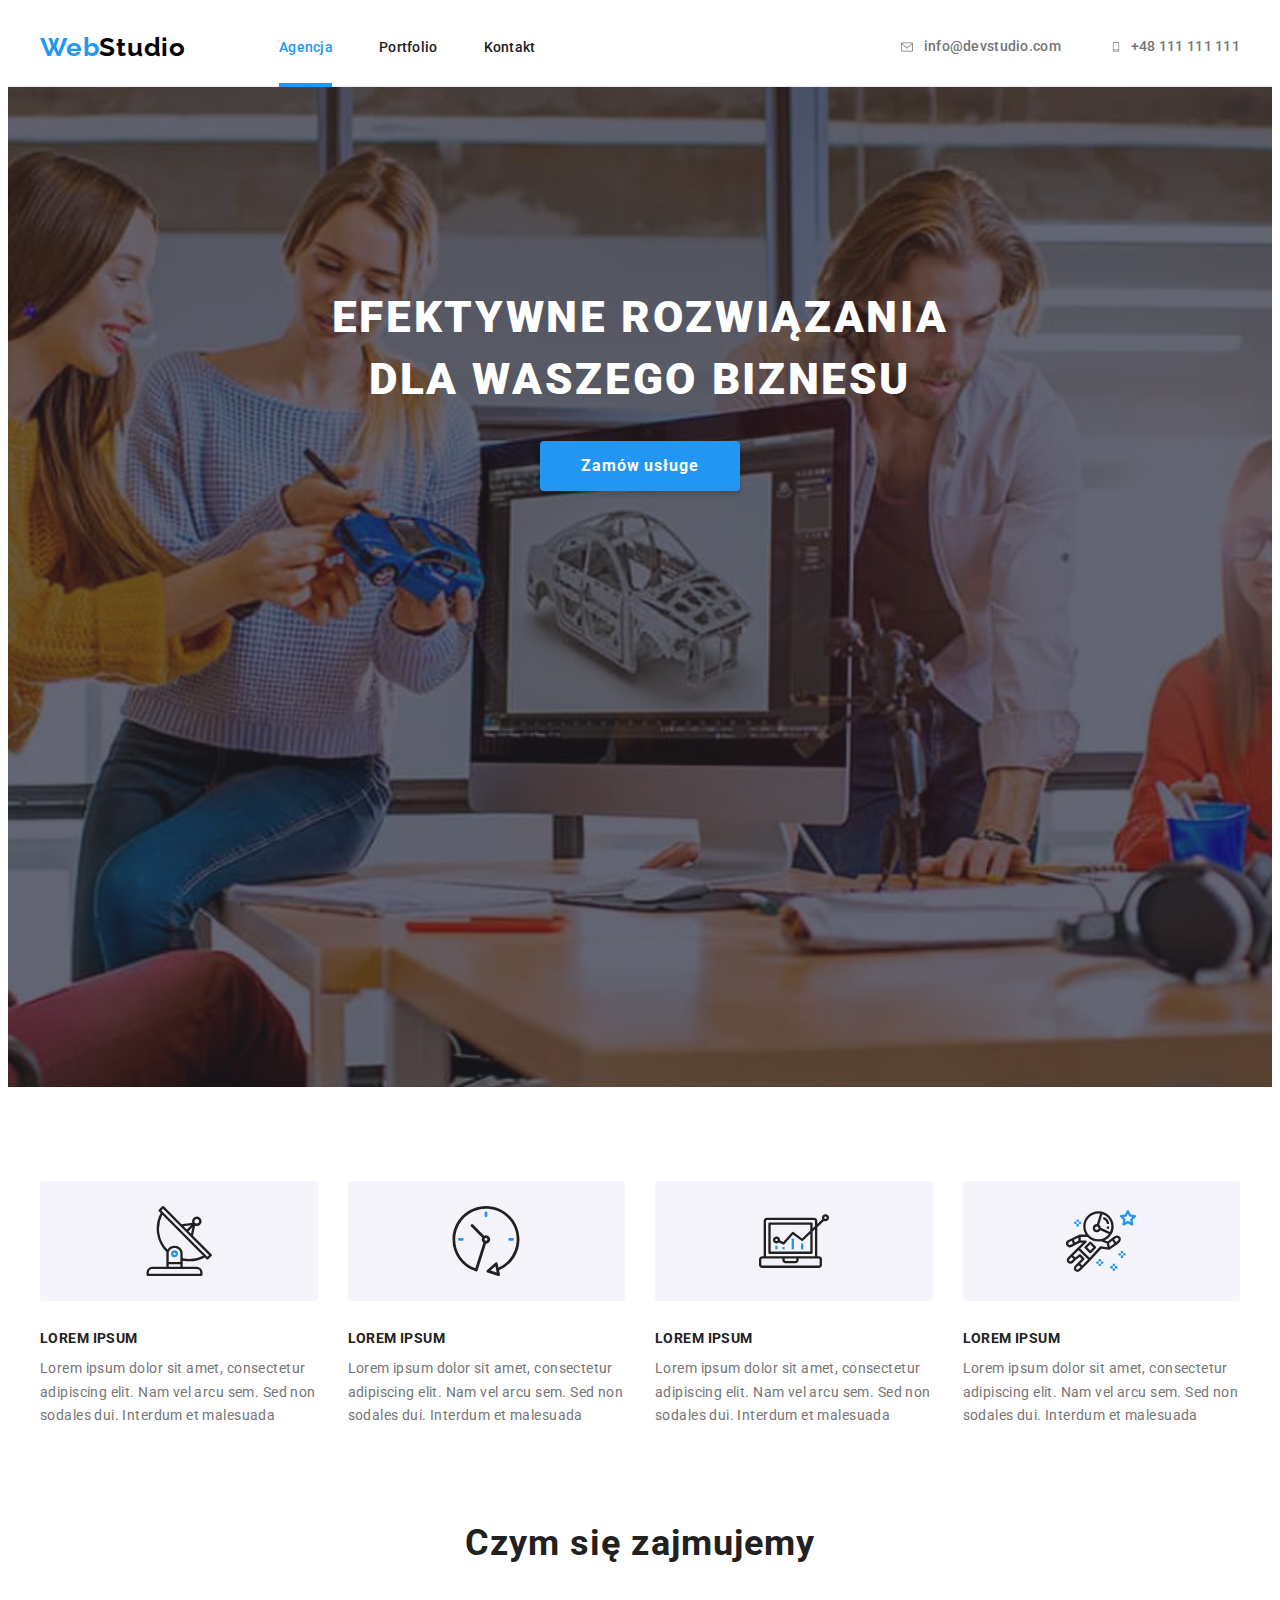
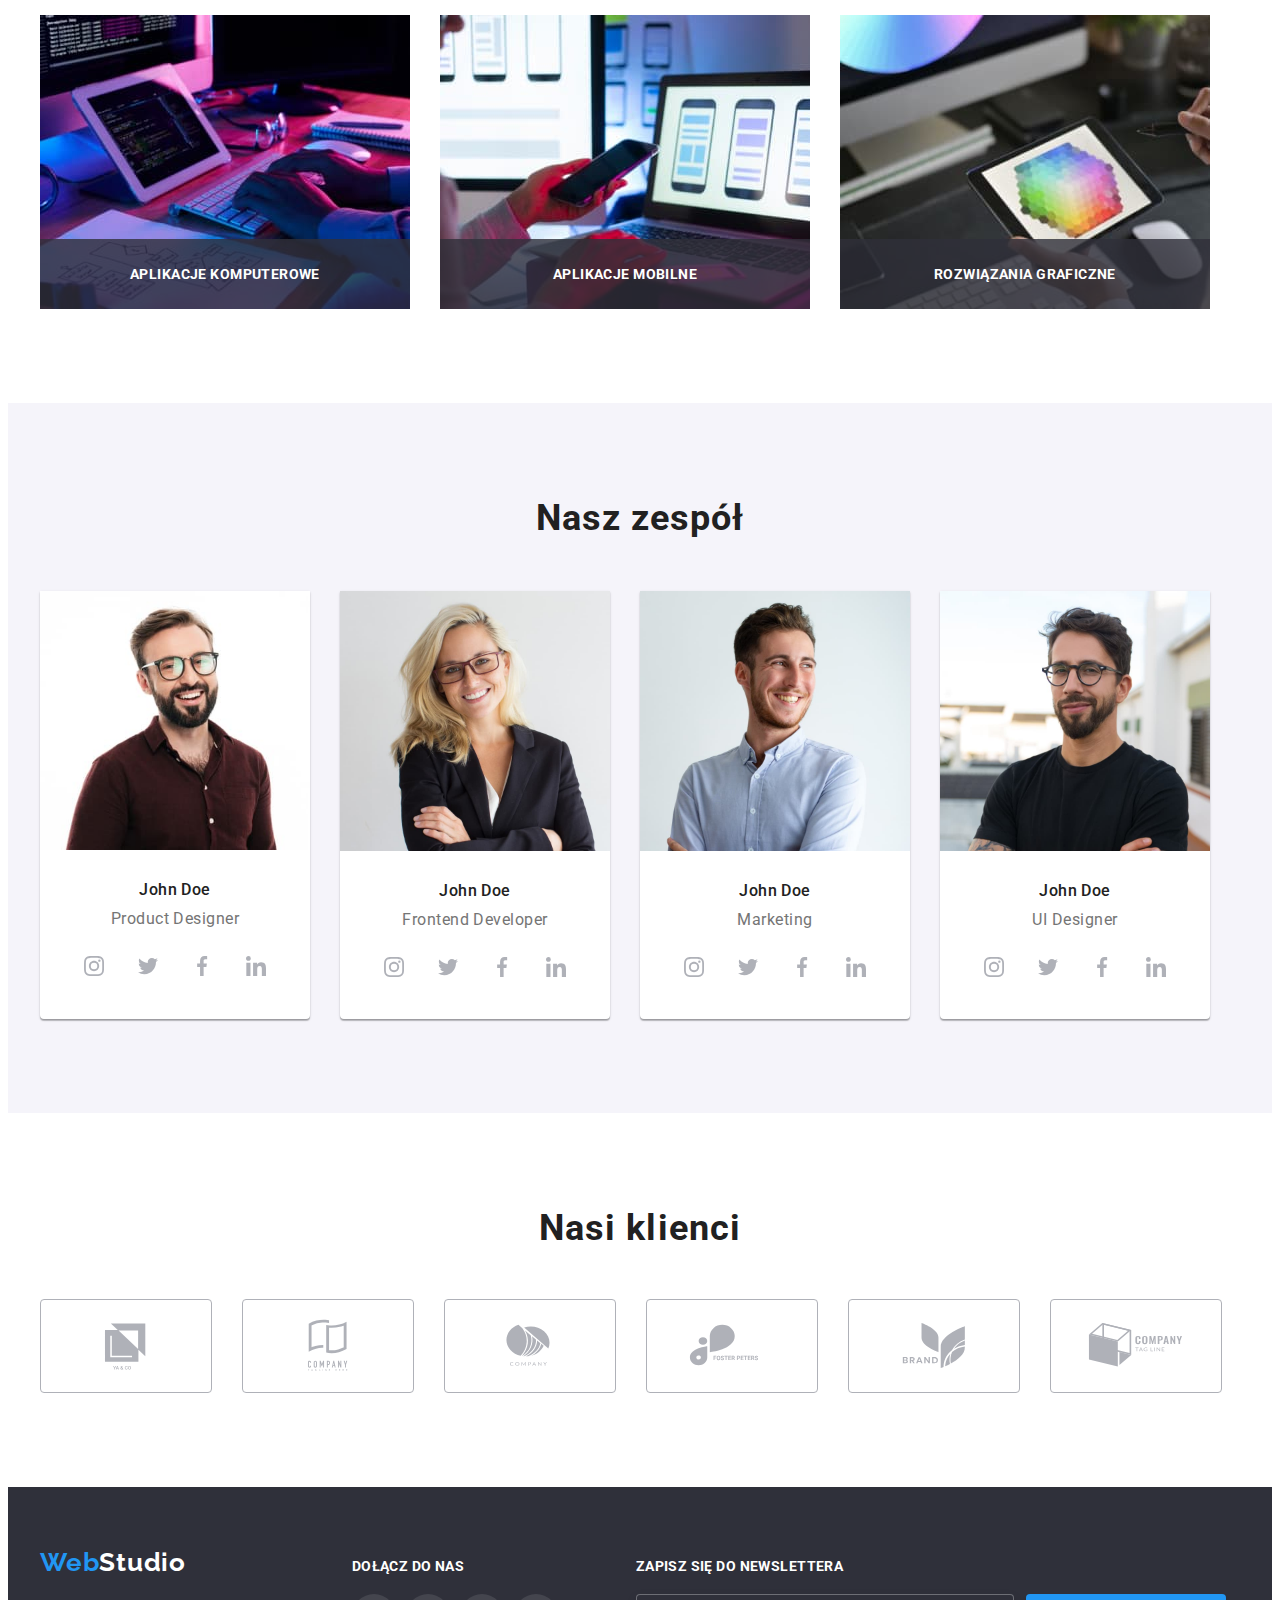
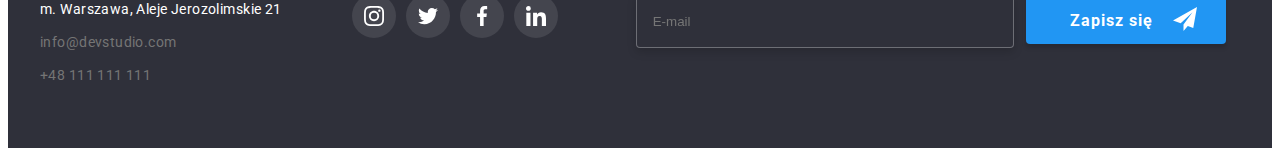
<file: index.html>
<!DOCTYPE html>
<html lang="pl">
  <head>
    <meta charset="UTF-8" />
    <meta http-equiv="X-UA-Compatible" content="IE=edge" />
    <meta name="viewport" content="width=device-width, initial-scale=1.0" />
    <title>WebStudio</title>

    <link rel="preconnect" href="https://fonts.googleapis.com" />
    <link rel="preconnect" href="https://fonts.gstatic.com" crossorigin />
    <link
      href="https://fonts.googleapis.com/css2?family=Raleway:wght@700&family=Roboto:wght@400;500;700;900&display=swap"
      rel="stylesheet"
    />
    <link
      rel="stylesheet"
      href="https://cdnjs.cloudflare.com/ajax/libs/modern-normalize/2.0.0/modern-normalize.min.css"
      integrity="sha512-4xo8blKMVCiXpTaLzQSLSw3KFOVPWhm/TRtuPVc4WG6kUgjH6J03IBuG7JZPkcWMxJ5huwaBpOpnwYElP/m6wg=="
      crossorigin="anonymous"
      referrerpolicy="no-referrer"
    />
    <link rel="stylesheet" href="./css/styles.css" />
  </head>

  <body>
    <header class="border">
      <div class="header container">
        <a href="./index.html" class="logo-web"
          >Web<span class="logo-studio">Studio</span></a
        >
        <nav>
          <ul class="header-nav">
            <li>
              <a class="header-link current" href="./index.html">Agencja</a>
              <div class="underscore-index"></div>
            </li>
            <li>
              <a class="header-link" href="./portfolio.html">Portfolio</a>
            </li>
            <li>
              <a class="header-link" href="./index.html">Kontakt</a>
            </li>
          </ul>
        </nav>
        <ul class="header-mail-tel">
          <li class="header-mail-box">
            <a class="header-contact" href="mailto:info@devstudio.com">
              <svg
              class="header-icon" 
              width="16px"
              height="12px">
                <use href="./images/icons.svg/icons.index.svg#icon-envelope-1"></use>
              </svg>info@devstudio.com</a>
          </li>
          <li class="header-tel-box">
            <a class="header-contact" href="tel:+48111111111">
              <svg
              class="header-icon"
              width="10px"
              height="16px">
                <use href="./images/icons.svg/icons.index.svg#icon-smartphone"></use>
              </svg>+48 111 111 111</a>
             
          </li>
        </ul>
      </div>
    </header>

    <main>
      <section class="webstudio-section">
        <div class="container">
          <h1 class="webstudio-h1">
            EFEKTYWNE ROZWIĄZANIA DLA WASZEGO BIZNESU
          </h1>
          <button data-modal-open class="button-webstudio" type="button">Zamów usługe</button>
        </div>
      </section>
      <section class="section">
        <div class="container">
          <ul class="lorem-section">
            <li>
            <div class="lorem-block">
              <svg 
              class="lorem-icon"
              width="70px"
              height="70px">
                <use href="./images/icons.svg/icons.index.svg#icon-aerial"></use>
              </svg>
               </div>
              <h2 class="lorem-h2">LOREM IPSUM</h2>
              <p class="paragraph-lorem">
                Lorem ipsum dolor sit amet, consectetur adipiscing elit. Nam vel
                arcu sem. Sed non sodales dui. Interdum et malesuada
              </p>
            </li>

            <li>
              <div class="lorem-block">
                <svg
              class="lorem-icon"
               width="70px"
              height="70px">
                <use href="./images/icons.svg/icons.index.svg#icon-clock-1"></use>
              </svg>
              </div>
              <h2 class="lorem-h2">LOREM IPSUM</h2>
              <p class="paragraph-lorem">
                Lorem ipsum dolor sit amet, consectetur adipiscing elit. Nam vel
                arcu sem. Sed non sodales dui. Interdum et malesuada
              </p>
            </li>

            <li>
                <div class="lorem-block">
                  <svg
              class="lorem-icon"
               width="70px"
              height="70px">
                <use href="./images/icons.svg/icons.index.svg#icon-diagram-1"></use>
              </svg>
               </div>
              <h2 class="lorem-h2">LOREM IPSUM</h2>
              <p class="paragraph-lorem">
                Lorem ipsum dolor sit amet, consectetur adipiscing elit. Nam vel
                arcu sem. Sed non sodales dui. Interdum et malesuada
              </p>
            </li>

            <li>
              <div class="lorem-block">
                <svg
              class="lorem-icon"
              width="70px"
              height="70px">
                <use href="./images/icons.svg/icons.index.svg#icon-astronaut-1"></use>
            </svg>
            </div>
              <h2 class="lorem-h2">LOREM IPSUM</h2>
              <p class="paragraph-lorem">
                Lorem ipsum dolor sit amet, consectetur adipiscing elit. Nam vel
                arcu sem. Sed non sodales dui. Interdum et malesuada
              </p>
            </li>

          </ul>
        </div>
      </section>
      <section class="section work">
        <div class="container">
          <h2 class="our-job-h2">Czym się zajmujemy</h2>
          <ul class="our-job-block">
            <li class="img-label">
              <img
                src="./images/img.jpg"
                alt="typing on keyboard"
                width="370"
                height="294"
              />
                <p class="label">Aplikacje komputerowe</p>
            </li>
            <li class="img-label">
              <img
                src="./images/box2.jpg"
                alt="phone holding"
                width="370"
                height="294"
              />
                <p class="label">Aplikacje mobilne</p>
            </li>
            <li class="img-label">
              <img
                src="./images/box3.jpg"
                alt="tablet holding"
                width="370"
                height="294"
              />
                <p class="label">Rozwiązania graficzne</p>
            </li>
          </ul>
        </div>
      </section>
      <section class="our-team section">
        <div class="container">
          <h2 class="our-team-h2">Nasz zespół</h2>

          <ul class="our-team-block">
            <li class="our-team-frame">
              <img
                src="./images/img(1).jpg"
                alt="smiling man"
                width="270"
                height="260"
              />
              <div class="under-photo">
                <h3 class="photo-name">John Doe</h3>
                <p class="work-position">Product Designer</p>
               <ul class="social-media">
                <li>
                    <a href="#" class="social-media-icons">
                      <svg
                        class="media-icons"
                        width="20px"
                        height="20px"
                      >
                        <use
                          href="./images/icons.svg/icons.index.svg#icon-instagram-2"
                        ></use>
                      </svg>
                    </a>
                </li>

                <li>
                    <a href="#" class="social-media-icons">
                      <svg
                        class="media-icons"
                        width="20px"
                        height="20px"
                      >
                        <use
                          href="./images/icons.svg/icons.index.svg#icon-twitter-1"
                        ></use>
                      </svg>
                    </a>
                </li>
                <li>
                    <a href="#" class="social-media-icons">
                      <svg
                        class="media-icons"
                        width="20px"
                        height="20px"
                      >
                        <use
                          href="./images/icons.svg/icons.index.svg#icon-facebook-1"
                        ></use>
                      </svg>
                    </a>
                </li>
                <li>
                    <a href="#" class="social-media-icons">
                      <svg
                        class="media-icons"
                        width="20px"
                        height="20px"
                      >
                        <use
                          href="./images/icons.svg/icons.index.svg#icon-linkedin-1"
                        ></use>
                      </svg>
                    </a>
                </li>
                </ul>
                 </div>
                </li>

            <li class="our-team-frame">
              <img
                src="./images/img(2).jpg"
                alt="blond woman smiling"
                width="270"
                height="260"
              />
              <div class="under-photo">
                <h3 class="photo-name">John Doe</h3>
                <p class="work-position">Frontend Developer</p>
                <ul class="social-media">
                <li>
                    <a href="#" class="social-media-icons">
                      <svg
                        class="media-icons"
                        width="20px"
                        height="20px"
                      >
                        <use
                          href="./images/icons.svg/icons.index.svg#icon-instagram-2"
                        ></use>
                      </svg>
                    </a>
                </li>
                <li>
                    <a href="#" class="social-media-icons">
                      <svg
                        class="media-icons"
                        width="20px"
                        height="20px"
                      >
                        <use
                          href="./images/icons.svg/icons.index.svg#icon-twitter-1"
                        ></use>
                      </svg>
                    </a>
                </li>
                <li>
                    <a href="#" class="social-media-icons">
                      <svg
                        class="media-icons"
                        width="20px"
                        height="20px"
                      >
                        <use
                          href="./images/icons.svg/icons.index.svg#icon-facebook-1"
                        ></use>
                      </svg>
                    </a>
                </li>
                <li>
                    <a href="#" class="social-media-icons">
                      <svg
                        class="media-icons"
                        width="20px"
                        height="20px"
                      >
                        <use
                          href="./images/icons.svg/icons.index.svg#icon-linkedin-1"
                        ></use>
                      </svg>
                    </a>
                </li>
           </ul>
             </div>
          </li>

            <li class="our-team-frame">
              <img
                src="./images/img(3).jpg"
                alt="smiling man"
                width="270"
                height="260"
              />
              <div class="under-photo">
                <h3 class="photo-name">John Doe</h3>
                <p class="work-position">Marketing</p>
             
               <ul class="social-media">
                <li>
                    <a href="#" class="social-media-icons">
                      <svg
                        class="media-icons"
                        width="20px"
                        height="20px"
                      >
                        <use
                          href="./images/icons.svg/icons.index.svg#icon-instagram-2"
                        ></use>
                      </svg>
                    </a>
                </li>
                <li>
                    <a href="#" class="social-media-icons">
                      <svg
                        class="media-icons"
                        width="20px"
                        height="20px"
                      >
                        <use
                          href="./images/icons.svg/icons.index.svg#icon-twitter-1"
                        ></use>
                      </svg>
                    </a>
                </li>
                <li>
                    <a href="#" class="social-media-icons">
                      <svg
                        class="media-icons"
                        width="20px"
                        height="20px"
                      >
                        <use
                          href="./images/icons.svg/icons.index.svg#icon-facebook-1"
                        ></use>
                      </svg>
                    </a>
                </li>
                <li>
                    <a href="#" class="social-media-icons">
                      <svg
                        class="media-icons"
                        width="20px"
                        height="20px"
                      >
                        <use
                          href="./images/icons.svg/icons.index.svg#icon-linkedin-1"
                        ></use>
                      </svg>
                    </a>
                     </li>
                </ul>
                </div>
                </li>

            <li class="our-team-frame">
              <img
                src="./images/img(4).jpg"
                alt="man with glasses"
                width="270"
                height="260"
              />
              <div class="under-photo">
                <h3 class="photo-name">John Doe</h3>
                <p class="work-position">UI Designer</p>
             
               <ul class="social-media">
                <li>
                    <a href="#" class="social-media-icons">
                      <svg
                        class="media-icons"
                        width="20px"
                        height="20px"
                      >
                        <use
                          href="./images/icons.svg/icons.index.svg#icon-instagram-2"
                        ></use>
                      </svg>
                    </a>
                </li>
                <li>
                    <a href="#" class="social-media-icons">
                      <svg
                        class="media-icons"
                        width="20px"
                        height="20px"
                      >
                        <use
                          href="./images/icons.svg/icons.index.svg#icon-twitter-1"
                        ></use>
                      </svg>
                    </a>
                </li>
                <li>
                    <a href="#" class="social-media-icons">
                      <svg
                        class="media-icons"
                        width="20px"
                        height="20px"
                      >
                        <use
                          href="./images/icons.svg/icons.index.svg#icon-facebook-1"
                        ></use>
                      </svg>
                    </a>
                </li>
                <li>
                    <a href="#" class="social-media-icons">
                      <svg
                        class="media-icons"
                        width="20px"
                        height="20px"
                      >
                        <use
                          href="./images/icons.svg/icons.index.svg#icon-linkedin-1"
                        ></use>
                      </svg>
                  </a>
                </div>
                </li>
              </ul>
              </div>
      </section>

       <section class="clients-section">
        <div class="container">
          <h2 class="our-clients-h2">Nasi klienci</h2>
          <ul class="client-icon-block">
            <li>
              <a href="#" class="client-icon-div">
                  <svg
                    class="client-icon"
                    width="106px"
                    height="60px"
                  >
                    <use href="./images/icons.svg/icons.index.svg#icon-Logo-0"></use>
                  </svg>
                  </a>
            </li>
            <li>
              <a href="#" class="client-icon-div">
                  <svg
                   class="client-icon"
                    width="106px"
                    height="60px"
                  >
                    <use href="./images/icons.svg/icons.index.svg#icon-Logo-1"></use>
            </svg>
            </a>
            </li>
            <li>
              <a href="#" class="client-icon-div">
                  <svg
                    class="client-icon"
                    width="106px"
                    height="60px"
                  >
                    <use href="./images/icons.svg/icons.index.svg#icon-Logo-2"></use>
            </svg>
            </a>
            </li>
            <li>
              <a href="#" class="client-icon-div">
                  <svg
                    class="client-icon"
                    width="106px"
                    height="60px"
                  >
                    <use href="./images/icons.svg/icons.index.svg#icon-Logo-3"></use>
                  </svg>
                  </a>
            </li>
            <li>
              <a href="#" class="client-icon-div">
                  <svg
                    class="client-icon"
                    width="106px"
                    height="60px"
                  >
                    <use href="./images/icons.svg/icons.index.svg#icon-Logo-4"></use>
                  </svg>
                  </a>
            </li>
            <li>
              <a href="#" class="client-icon-div">
                  <svg
                   class="client-icon"
                    width="106px"
                    height="60px"
                  >
                    <use href="./images/icons.svg/icons.index.svg#icon-Logo-5"></use>
                  </svg>
                  </a>
            </li>
          </ul>
      </section>
    </main>

    <footer>
      <div class="container one-block">
        <div>
        <a href="./index.html" class="logo-web-footer"
          >Web<span class="logo-footer">Studio</span></a
        >
        <address class="footer-address">
          <ul>
            <li class="footer-between">
              <a
                class="footer-link"
                href="address:m.warszawa,alejejerozolimskie21"
                >m. Warszawa, Aleje Jerozolimskie 21</a
              >
            </li>
            <li class="footer-between">
              <a class="footer-link2" href="mailto:info@devstudio.com"
                >info@devstudio.com</a
              >
            </li>
            <li class="footer-between">
              <a class="footer-link2" href="tel:+48111111111"
                >+48 111 111 111</a
              >
            </li>
          </ul>
        </address>
        </div>

        <div class="block-two">
            <p class="join-us-h3">DOŁĄCZ DO NAS</p>
            <ul class="footer-media">
              <li>
                <a href="#" class="footer-icon-li">
                <svg
                class="footer-icon"
                width="20px"
                height="20px">
                  <use href="./images/icons.svg/icons.index.svg#icon-instagram-2"></use>
                </svg>
                </a>
              </li>
              <li>
                <a href="#" class="footer-icon-li">
                <svg
                class="footer-icon"
                width="20px"
                height="20px">
                  <use href="./images/icons.svg/icons.index.svg#icon-twitter-1"></use>
                </svg>
                </a>
              </li>
              <li>
                <a href="#" class="footer-icon-li">
                <svg
                class="footer-icon"
                width="20px"
                height="20px">
                  <use href="./images/icons.svg/icons.index.svg#icon-facebook-1"></use>
                </svg>
                </a>
              </li>
              <li>
                <a href="#" class="footer-icon-li">
                <svg
                class="footer-icon"
                width="20px"
                height="20px">
                  <use href="./images/icons.svg/icons.index.svg#icon-linkedin-1"></use>
                </svg>
                </a>
              </li>
            </ul>
        </div>
    <div class="newsletter-footer">
      <form name="newsletter">
        <label class="newsletter-label" for="newsletter-email">Zapisz się do newslettera</label>
        <div class="newsletter-block">
        <input class="newsletter-input"
               type="email"
               name="newsletter-email"
               id="newsletter-email"
               placeholder="E-mail">
        <button class="newsletter-button" type="submit">
          Zapisz się
          <svg  class="newsletter-icon" width="24px" height="24px">
            <use href="./images/icons.svg/icons-form.svg#icon-send"></use>
          </svg>
        </button>
          </div>
        </div>
      </form>
  
    </div>
    </footer>
    <div class="backdrop is-hidden" data-modal>
            <div class="modal">
              <button class="close" data-modal-close>
                <svg width="11" height="11">
                 <use href="./images/icons.svg/close-icon.svg#icon-Vector"></use>
                </svg>
                </button>
     <div>
          <p class="form-legend">Zostaw swoje dane w formularzu poniżej</p>
          <form name="id-username">
            <label class="label-form">
              <span class="label-span">Imie</span>
              <div class="form-div">
                <svg class="form-icon" width="18px" height="18px">
                  <use href="./images/icons.svg/icons-form.svg#icon-human"></use>
                </svg>
                <input class="form-input" type="text" name="name"/>
                </div>
          </label>

            <label class="label-form">
              <span class="label-span">Telefon</span>
              <div class="form-div">
                <svg class="form-icon" width="19px" height="19px">
                  <use href="./images/icons.svg/icons-form.svg#icon-earphone"></use>
                </svg>
                <input class="form-input" type="phone" name="tel"/>
                </div>
              </label>

            <label class="label-form">
              <span class="label-span">Email</span>
              <div class="form-div">
                <svg class="form-icon" width="21px" height="18px">
                  <use href="./images/icons.svg/icons-form.svg#icon-envelope-form"></use>
                </svg>
                <input class="form-input" type="email" name="email"/>
              </div>
              </label>

            <label class="label-form comment">
              <span class="label-span">Komentarz</span>
              <div class="comment-div">
                <textarea
                  class="textarea-input"
                  placeholder="Wprowadź tekst"
                  name="comment"
                  rows="5"
                ></textarea>
              </div>
            </label>
            <label class="regulations-label">
              <input
                class="form-checkbox"
                type="checkbox"
                name="terms-of-service"
              />
              <div>
                <svg class="checkbox-icon" width="16px" height="15px">
                  <use href="./images/icons.svg/icons-form.svg#square-icon"></use>
                </svg>
              </div>
              <div class="tick-svg">
                <svg class="checkbox-icon" width="16px" height="15px">
                  <use href="./images/icons.svg/icons-form.svg#icon-tick"></use>
                </svg>
              </div>
              <span class="form-regulations"
                >Oświadczam iż akceptuję
                <a class="regulations" href="#">Regulamin</a> i
                <a class="regulations" href="#">Politykę Prywatności</a>.</span>
            </label>
            <button class="form-button" type="submit">Wyślij</button>
          </form>
          </div>
        </div>
          </div>
  <script src="./js/modal.js"></script>
  </body>
</html>
</file>
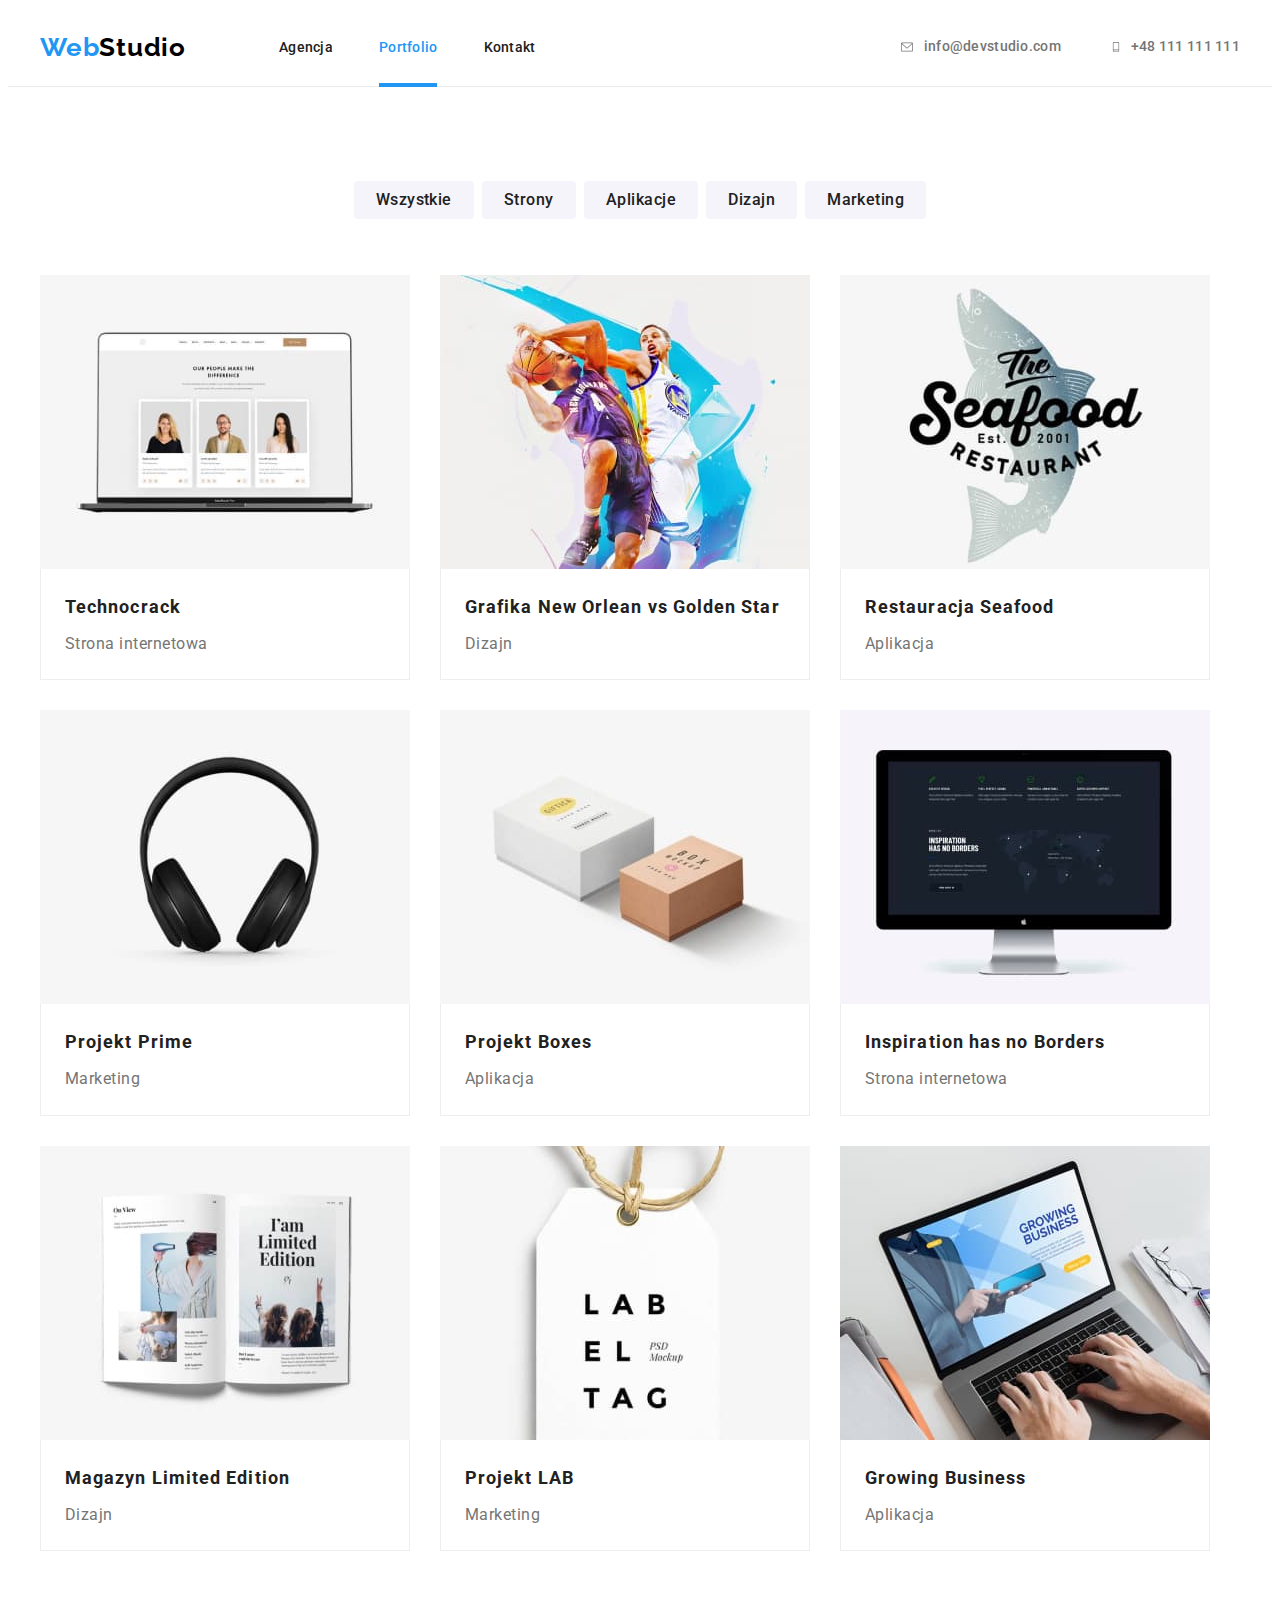
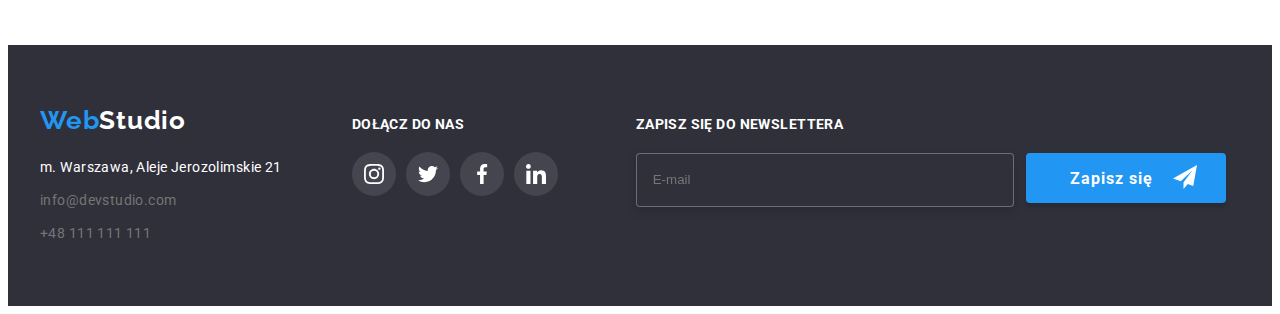
<file: portfolio.html>
<!DOCTYPE html>
<html lang="pl">
  <head>
    <meta charset="UTF-8" />
    <meta http-equiv="X-UA-Compatible" content="IE=edge" />
    <meta name="viewport" content="width=device-width, initial-scale=1.0" />
    <title>Portfolio</title>

    <link rel="preconnect" href="https://fonts.googleapis.com" />
    <link rel="preconnect" href="https://fonts.gstatic.com" crossorigin />
    <link
      href="https://fonts.googleapis.com/css2?family=Raleway:wght@700&family=Roboto:wght@400;500;700;900&display=swap"
      rel="stylesheet"
    />
    <link
      rel="stylesheet"
      href="https://cdnjs.cloudflare.com/ajax/libs/modern-normalize/2.0.0/modern-normalize.min.css"
      integrity="sha512-4xo8blKMVCiXpTaLzQSLSw3KFOVPWhm/TRtuPVc4WG6kUgjH6J03IBuG7JZPkcWMxJ5huwaBpOpnwYElP/m6wg=="
      crossorigin="anonymous"
      referrerpolicy="no-referrer"
    />
    <link rel="stylesheet" href="./css/styles.css" />
  </head>
  <body>
    <header class="border">
      <div class="header container">
        <a href="./index.html" class="logo-web"
          >Web<span class="logo-studio">Studio</span></a
        >
        <nav>
          <ul class="header-nav">
            <li>
              <a class="header-link" href="./index.html">Agencja</a>
            </li>
            <li>
              <a class="header-link current" href="./portfolio.html"
                >Portfolio</a
              >
               <div class="underscore-portfolio"></div>
            </li>
            <li>
              <a class="header-link" href="./portfolio.html">Kontakt</a>
            </li>
          </ul>
        </nav>
        <ul class="header-mail-tel">
        <li class="header-mail-box">
          <a class="header-contact" href="mailto:info@devstudio.com">
            <svg
             class="header-icon" 
              width="16px"
              height="12px">
              <use href="./images/icons.svg/icons.index.svg#icon-envelope-1"></use>
            </svg>info@devstudio.com</a>
          </li>
          <li class="header-tel-box">
            <a class="header-contact" href="tel:+48111111111">
               <svg
              class="header-icon"
              width="10px"
              height="16px">
                <use href="./images/icons.svg/icons.index.svg#icon-smartphone"></use>
               </svg>+48 111 111 111</a>
       </li>
        </ul>
      </div>
    </header>

    <main>
       <section class="section">
         <div class="container">
          <ul class="button-block">
            <li>
              <button class="button-link" type="button">Wszystkie</button>
            </li>
            <li>
              <button class="button-link" type="button">Strony</button>
            </li>
            <li>
              <button class="button-link" type="button">Aplikacje</button>
            </li>
            <li>
              <button class="button-link" type="button">Dizajn</button>
            </li>
            <li>
              <button class="button-link" type="button">Marketing</button>
            </li>
          </ul>

          <ul class="block">
            <li class="portfolio-frame">
              <a href="" class="portfolio-link">
                <div class="div-portfolio-img">
              <img
                src="./images/portfolio1.jpg"
                alt="laptop"
                width="370"
                height="294"
              />
              <div class="portfolio-overlay">
                    <p class="paragraph-img">
                      Technocrack jest popularną platformą wykorzystywaną do
                      rozpowszechniania koronawirusa. Firmy wykorzystują tę
                      platformę do celów szpiegowskich i ataków na
                      niezabezpieczone serwery konkurencji
                    </p>
                  </div>
            </div>
              <div class="under-frame">
                <h3 class="h3-portfolio">Technocrack</h3>
                <p class="paragraph-portfolio">Strona internetowa</p>
              </div>
              </a>
            </li>

            <li class="portfolio-frame">
              <a href="" class="portfolio-link">
                 <div class="div-portfolio-img">
              <img
                src="./images/portfolio2.jpg"
                alt="basketball players"
                width="370"
                height="294"
              />
                <div class="portfolio-overlay">
                    <p class="paragraph-img">
                      Technocrack jest popularną platformą wykorzystywaną do
                      rozpowszechniania koronawirusa. Firmy wykorzystują tę
                      platformę do celów szpiegowskich i ataków na
                      niezabezpieczone serwery konkurencji
                    </p>
                  </div>
                  </div>
              <div class="under-frame">
                <h3 class="h3-portfolio">Grafika New Orlean vs Golden Star</h3>
                <p class="paragraph-portfolio">Dizajn</p>
              </div>
              </a>
            </li>

            <li class="portfolio-frame">
              <a href="" class="portfolio-link">
                 <div class="div-portfolio-img">
              <img
                src="./images/portfolio3.jpg"
                alt="logo of seafood restaurant"
                width="370"
                height="294"
              />
                <div class="portfolio-overlay">
                    <p class="paragraph-img">
                      Technocrack jest popularną platformą wykorzystywaną do
                      rozpowszechniania koronawirusa. Firmy wykorzystują tę
                      platformę do celów szpiegowskich i ataków na
                      niezabezpieczone serwery konkurencji
                    </p>
                  </div>
                  </div>
              <div class="under-frame">
                <h3 class="h3-portfolio">Restauracja Seafood</h3>
                <p class="paragraph-portfolio">Aplikacja</p>
              </div>
              </a>
            </li>

            <li class="portfolio-frame">
              <a href="" class="portfolio-link">
                 <div class="div-portfolio-img">
              <img
                src="./images/portfolio4.jpg"
                alt="headphones"
                width="370"
                height="294"
              />
                <div class="portfolio-overlay">
                    <p class="paragraph-img">
                      Technocrack jest popularną platformą wykorzystywaną do
                      rozpowszechniania koronawirusa. Firmy wykorzystują tę
                      platformę do celów szpiegowskich i ataków na
                      niezabezpieczone serwery konkurencji
                    </p>
                  </div>
                  </div>
              <div class="under-frame">
                <h3 class="h3-portfolio">Projekt Prime</h3>
                <p class="paragraph-portfolio">Marketing</p>
              </div>
              </a>
            </li>

            <li class="portfolio-frame">
              <a href="" class="portfolio-link">
                 <div class="div-portfolio-img">
              <img
                src="./images/portfolio5.jpg"
                alt="boxes"
                width="370"
                height="294"
              />
                <div class="portfolio-overlay">
                    <p class="paragraph-img">
                      Technocrack jest popularną platformą wykorzystywaną do
                      rozpowszechniania koronawirusa. Firmy wykorzystują tę
                      platformę do celów szpiegowskich i ataków na
                      niezabezpieczone serwery konkurencji
                    </p>
                  </div>
                  </div>
              <div class="under-frame">
                <h3 class="h3-portfolio">Projekt Boxes</h3>
                <p class="paragraph-portfolio">Aplikacja</p>
              </div>
              </a>
            </li>

            <li class="portfolio-frame">
              <a href="" class="portfolio-link">
                 <div class="div-portfolio-img">
              <img
                src="./images/portfolio6.jpg"
                alt="monitor"
                width="370"
                height="294"
              />
                <div class="portfolio-overlay">
                    <p class="paragraph-img">
                      Technocrack jest popularną platformą wykorzystywaną do
                      rozpowszechniania koronawirusa. Firmy wykorzystują tę
                      platformę do celów szpiegowskich i ataków na
                      niezabezpieczone serwery konkurencji
                    </p>
                  </div>
                  </div>
              <div class="under-frame">
                <h3 class="h3-portfolio">Inspiration has no Borders</h3>
                <p class="paragraph-portfolio">Strona internetowa</p>
              </div>
              </a>
            </li>

            <li class="portfolio-frame">
              <a href="" class="portfolio-link">
                 <div class="div-portfolio-img">
                <img
                src="./images/portfolio7.jpg"
                alt="magazine"
                width="370"
                height="294"
              />
                <div class="portfolio-overlay">
                    <p class="paragraph-img">
                      Technocrack jest popularną platformą wykorzystywaną do
                      rozpowszechniania koronawirusa. Firmy wykorzystują tę
                      platformę do celów szpiegowskich i ataków na
                      niezabezpieczone serwery konkurencji
                    </p>
                  </div>
                  </div>
              <div class="under-frame">
                <h3 class="h3-portfolio">Magazyn Limited Edition</h3>
                <p class="paragraph-portfolio">Dizajn</p>
              </div>
              </a>
            </li>

            <li class="portfolio-frame">
              <a href="" class="portfolio-link">
                 <div class="div-portfolio-img">
              <img
                src="./images/portfolio8.jpg"
                alt="label tag"
                width="370"
                height="294"
              />
                <div class="portfolio-overlay">
                    <p class="paragraph-img">
                      Technocrack jest popularną platformą wykorzystywaną do
                      rozpowszechniania koronawirusa. Firmy wykorzystują tę
                      platformę do celów szpiegowskich i ataków na
                      niezabezpieczone serwery konkurencji
                    </p>
                  </div>
                  </div>
              <div class="under-frame">
                <h3 class="h3-portfolio">Projekt LAB</h3>
                <p class="paragraph-portfolio">Marketing</p>
              </div>
              </a>
            </li>

            <li class="portfolio-frame">
              <a href="" class="portfolio-link">
                 <div class="div-portfolio-img">
              <img
                src="./images/portfolio9.jpg"
                alt="typing on laptop keyboard"
                width="370"
                height="294"
              />
                <div class="portfolio-overlay">
                    <p class="paragraph-img">
                      Technocrack jest popularną platformą wykorzystywaną do
                      rozpowszechniania koronawirusa. Firmy wykorzystują tę
                      platformę do celów szpiegowskich i ataków na
                      niezabezpieczone serwery konkurencji
                    </p>
                  </div>
                  </div>
              <div class="under-frame">
                <h3 class="h3-portfolio">Growing Business</h3>
                <p class="paragraph-portfolio">Aplikacja</p>
              </div>
              </a>
            </li>
          </ul>
        </section>
      </div>
    </main>

    <footer>
      <div class="container one-block">
        <div>
        <a href="./index.html" class="logo-web-footer"
          >Web<span class="logo-footer">Studio</span></a
        >
        <address class="footer-address">
          <ul>
            <li class="footer-between">
              <a
                class="footer-link"
                href="address:m.warszawa,alejejerozolimskie21"
                >m. Warszawa, Aleje Jerozolimskie 21</a
              >
            </li>
            <li class="footer-between">
              <a class="footer-link2" href="mailto:info@devstudio.com"
                >info@devstudio.com</a
              >
            </li>
            <li class="footer-between">
              <a class="footer-link2" href="tel:+48111111111"
                >+48 111 111 111</a
              >
            </li>
          </ul>
        </address>
        </div>

   <div class="block-two">
            <p class="join-us-h3">DOŁĄCZ DO NAS</p>
            <ul class="footer-media">
              <li>
                <a href="#" class="footer-icon-li">
                <svg
                class="footer-icon"
                width="20px"
                height="20px">
                  <use href="./images/icons.svg/icons.index.svg#icon-instagram-2"></use>
                </svg>
                </a>
              </li>
              <li>
                <a href="#" class="footer-icon-li">
                <svg
                class="footer-icon"
                width="20px"
                height="20px">
                  <use href="./images/icons.svg/icons.index.svg#icon-twitter-1"></use>
                </svg>
                </a>
              </li>
              <li>
                <a href="#" class="footer-icon-li">
                <svg
                class="footer-icon"
                width="20px"
                height="20px">
                  <use href="./images/icons.svg/icons.index.svg#icon-facebook-1"></use>
                </svg>
                </a>
              </li>
              <li>
                <a href="#" class="footer-icon-li">
                <svg
                class="footer-icon"
                width="20px"
                height="20px">
                  <use href="./images/icons.svg/icons.index.svg#icon-linkedin-1"></use>
                </svg>
                </a>
              </li>
            </ul>
        </div>
         <div class="newsletter-footer">
      <form name="newsletter">
        <label class="newsletter-label" for="newsletter-email">Zapisz się do newslettera</label>
        <div class="newsletter-block">
        <input class="newsletter-input"
               type="email"
               name="newsletter-email"
               id="newsletter-email"
               placeholder="E-mail">
        <button class="newsletter-button" type="submit">
          Zapisz się
          <svg  class="newsletter-icon" width="24px" height="24px">
            <use href="./images/icons.svg/icons-form.svg#icon-send"></use>icon-send
          </svg>
        </button>
        </div>
         </div>
      </form>
        </div>
    </footer>
  </body>
</html>
</file>
<file: css/styles.css>
:root {
  --font-primary: "Roboto", sans-serif;
  --font-secondary: "Raleway", sans-serif;
  --color-primary: #212121;
  --color-secondary: #757575;
  --color-light: #ffffff;
  --color-hover: #2196f3;
  --background-color: #f5f4fa;
}

body {
  font-family: var(--font-primary);
  background: var(--color-light);
  color: var(--color-primary);
  font-size: 14px;
  letter-spacing: 0.03em;
}

h1,
h2,
h3,
h4,
h5,
h6,
p {
  margin: 0;
}

img {
  display: block;
  max-width: 100%;
  height: auto;
}

ul,
ol {
  list-style: none;
  padding-left: 0;
  margin: 0;
}

.section {
  padding-top: 94px;
  padding-bottom: 94px;
}

.container {
  width: 1200px;
  margin: 0 auto;
  padding: 0 15px;
}

.header {
  display: flex;
  align-items: center;
}

.border {
  border-bottom: 1px solid #ececec;
}

address {
  font-style: normal;
}

a {
  text-decoration: none;
}

.header-link {
  color: #212121;
  font-weight: 500;
  font-size: 14px;
  line-height: 1.1;
  letter-spacing: 0.02em;
  transition: color 250ms cubic-bezier(0.4, 0, 0.2, 1);
}

.header-nav {
  display: flex;
  column-gap: 46px;
  padding: 31px 0;
}

nav {
  margin-left: 93px;
}

.current {
  color: #2196f3;
}

.underscore-index {
  position: relative;
  background: #2196f3;
  top: 28px;
  border-radius: 2px;
}

.underscore-index::after {
  content: "";
  display: block;
  position: absolute;
  width: 53px;
  height: 4px;
  background-color: #2196f3;
}

.underscore-portfolio {
  position: relative;
  background: #2196f3;
  top: 28px;
  border-radius: 2px;
}

.underscore-portfolio::after {
  content: "";
  display: block;
  position: absolute;
  width: 58px;
  height: 4px;
  background-color: #2196f3;
}

.header-link:hover,
.header-link:focus {
  color: #2196f3;
}

.header-mail-tel {
  display: flex;
  margin-left: auto;
  gap: 50px;
}

.header-mail-box {
  width: 161px;
  height: 16px;
}

.header-tel-box {
  height: 16px;
}

.header-icon {
  fill: currentColor;
  margin-right: 10px;
}

.header-contact {
  color: #757575;
  font-size: 14px;
  line-height: 1.1;
  font-weight: 500;
  letter-spacing: 0.02em;
  display: flex;
  align-items: center;
  transition: color 250ms cubic-bezier(0.4, 0, 0.2, 1);
}

.header-contact:hover,
.header-contact:focus {
  color: #2196f3;
}

.button-block {
  display: flex;
  justify-content: center;
  margin-bottom: 56px;
  gap: 8px;
}

.button-link {
  cursor: pointer;
  font-weight: 500;
  font-size: 16px;
  line-height: 1.6;
  letter-spacing: 0.03em;
  background: #f5f4fa;
  border-radius: 4px;
  color: #212121;
  border: #f5f4fa;
  font-family: inherit;
  display: block;
  border: none;
  padding: 6px 22px;
  transition: 250ms cubic-bezier(0.4, 0, 0.2, 1);
  transition-property: color, background-color, box-shadow;
}

.button-link:hover,
.button-link:focus {
  background-color: #2196f3;
  color: #ffffff;
  box-shadow: inset 0px 2px 2px 0 rgba(0, 0, 0, 0.12),
    inset 0 1px 2px 0 rgba(0, 0, 0, 0.08), inset 0 3px 1px 0 rgba(0, 0, 0, 0.1);
}

.portfolio-frame {
  width: 370px;
}

.portfolio-link {
  display: block;
  transition: box-shadow 250ms cubic-bezier(0.4, 0, 0.2, 1);
}

.portfolio-link:hover,
.portfolio-link:focus {
  box-shadow: 1px 4px 6px 0 rgba(0, 0, 0, 0.16), 0 4px 4px 0 rgba(0, 0, 0, 0.06),
    0 1px 1px 0 rgba(0, 0, 0, 0.12);
}

.div-portfolio-img {
  overflow: hidden;
  position: relative;
}

.paragraph-img {
  font-family: "Roboto";
  font-weight: 400;
  font-size: 18px;
  line-height: 1.6;
  letter-spacing: 0.03em;
  color: #fff;
  padding: 30px 24px;
}

.portfolio-overlay {
  position: absolute;
  inset: 0;
  padding: 0.5em;
  width: 370px;
  height: 294px;
  background-color: rgba(33, 150, 243, 0.9);
  transform: translateY(100%);
  transition: 250ms cubic-bezier(0.4, 0, 0.2, 1);
}

.portfolio-link:hover .portfolio-overlay,
.portfolio-link:focus .portfolio-overlay {
  transform: translateY(0);
}

.h3-portfolio {
  color: #212121;
  font-size: 18px;
  line-height: 2;
  font-weight: 700;
  letter-spacing: 0.06em;
  margin-bottom: 4px;
}

.under-frame {
  padding: 20px 24px;
  border: 1px solid #eeeeee;
  border-top: 0;
}

.paragraph-portfolio {
  color: #757575;
  font-size: 16px;
  line-height: 1.9;
  font-weight: 400;
  letter-spacing: 0.03em;
}

.block {
  display: flex;
  gap: 30px;
  flex-wrap: wrap;
}

footer {
  background: #2f303a;
  padding: 60px 0;
}

.logo-footer {
  color: #ffffff;
}

.logo-web-footer {
  color: #2196f3;
  font-family: Raleway;
  font-size: 26px;
  line-height: 1.2;
  font-weight: 700;
  letter-spacing: 0.03em;
}

.footer-address {
  margin-top: 20px;
}

.footer-link {
  color: #ffffff;
  font-size: 14px;
  line-height: 1.7;
  font-weight: 400;
  letter-spacing: 0.03em;
  transition: color 250ms cubic-bezier(0.4, 0, 0.2, 1);
}

.footer-link:hover,
.footer-link:focus {
  color: #2196f3;
}

.footer-link2 {
  color: #757575;
  font-size: 14px;
  line-height: 1.7;
  font-weight: 400;
  letter-spacing: 0.03em;
  transition: color 250ms cubic-bezier(0.4, 0, 0.2, 1);
}

.one-block {
  display: flex;
  align-items: baseline;
}

.join-us-h3 {
  display: flex;
  color: #ffffff;
  font-size: 14px;
  font-weight: 700;
  line-height: 16px;
  letter-spacing: 0.03em;
}

.block-two {
  margin-left: 70px;
}

.footer-media {
  justify-content: center;
  display: flex;
  gap: 10px;
  margin-top: 20px;
}

.footer-icon-li {
  display: flex;
  background-color: rgba(255, 255, 255, 0.1);
  fill: #fff;
  width: 44px;
  height: 44px;
  border-radius: 50%;
  transition: background-color 250ms cubic-bezier(0.4, 0, 0.2, 1);
}

.footer-icon {
  fill: #fff;
  margin: 12px;
}

.footer-icon-li:hover,
.footer-icon-li:focus {
  background-color: #2196f3;
}

.footer-between:not(:last-child) {
  margin-bottom: 9px;
}

.footer-link2:hover,
.footer-link2:focus {
  color: #2196f3;
}

.newsletter-footer {
  margin-left: 78px;
}

.newsletter-label {
  display: flex;
  font-family: "Roboto";
  font-style: normal;
  font-weight: 700;
  font-size: 14px;
  line-height: 1.1;
  letter-spacing: 0.03em;
  text-transform: uppercase;
  color: #ffffff;
  margin-bottom: 20px;
}

.newsletter-input {
  width: 358px;
  height: 50px;
  border: 1px solid rgba(255, 255, 255, 0.3);
  filter: drop-shadow(0px 4px 4px rgba(0, 0, 0, 0.15));
  border-radius: 4px;
  background-color: #2f303a;
  padding-left: 16px;
  transition: background-color 250ms cubic-bezier(0.4, 0, 0.2, 1);
}

.newsletter-input:focus {
  background-color: #fff;
}

.newsletter-button {
  position: relative;
  width: 200px;
  height: 50px;
  background-color: #2196f3;
  box-shadow: 0px 4px 4px rgba(0, 0, 0, 0.15);
  border-radius: 4px;
  font-family: "Roboto";
  font-style: normal;
  font-weight: 700;
  font-size: 16px;
  line-height: 1.9;
  justify-content: center;
  align-items: center;
  letter-spacing: 0.06em;
  color: #ffffff;
  border: none;
  cursor: pointer;
}

.newsletter-icon {
  position: relative;
  top: 5px;
  left: 16px;
}

.newsletter-block {
  display: flex;
  gap: 12px;
}

.webstudio-h1 {
  box-sizing: border-box;
  width: 696px;
  font-size: 44px;
  line-height: 1.4;
  font-weight: 900;
  letter-spacing: 0.06em;
  text-transform: uppercase;
  color: #ffffff;
  text-align: center;
  margin: 0 auto;
  margin-bottom: 30px;
}

.webstudio-section {
  background-color: #2f303a;
  padding: 200px 0;
  background-image: linear-gradient(
      rgba(47, 48, 58, 0.4),
      rgba(47, 48, 58, 0.4)
    ),
    url(../images/image-header.jpg);
  background-position: center;
  background-size: cover;
  max-width: 1600px;
  min-height: 600px;
  margin: 0 auto;
}

.button-webstudio {
  font-family: "Roboto";
  background: #2196f3;
  color: #ffffff;
  font-size: 16px;
  line-height: 1.9;
  font-weight: 700;
  display: block;
  border: none;
  cursor: pointer;
  align-items: center;
  text-align: center;
  padding: 10px 41px;
  margin: 0 auto;
  letter-spacing: 0.06em;
  box-shadow: 0px 4px 4px rgba(0, 0, 0, 0.15);
  border-radius: 4px;
}

.is-hidden {
  pointer-events: none;
  visibility: hidden;
  opacity: 0;
}
.backdrop {
  position: fixed;
  width: 100%;
  height: 100%;
  left: 0px;
  top: 0px;
  background-color: rgba(0, 0, 0, 0.2);
  transition: visibility 250ms cubic-bezier(0.4, 0, 0.2, 1),
    opacity 250ms cubic-bezier(0.4, 0, 0.2, 1);
}

.modal {
  width: 528px;
  height: 581px;
  background: #ffffff;
  box-shadow: 0px 1px 3px rgba(0, 0, 0, 0.12), 0px 1px 1px rgba(0, 0, 0, 0.14),
    0px 2px 1px rgba(0, 0, 0, 0.2);
  top: 50%;
  left: 50%;
  position: absolute;
  transform: translate(-50%, -50%);
  padding: 40px;
}

@keyframes windowmodel {
  0% {
    transform: scale(0);
  }
  100% {
    transform: scale(1);
  }
}

.close {
  border: 1px solid rgba(0, 0, 0, 0.1);
  width: 30px;
  height: 30px;
  top: 8px;
  right: 8px;
  background-color: #fff;
  position: absolute;
  border-radius: 50%;
  display: flex;
  align-items: center;
  justify-content: center;
  cursor: pointer;
}

.form-legend {
  font-family: "Roboto";
  font-weight: 700;
  font-size: 20px;
  line-height: 1.15;
  letter-spacing: 0.03em;
  align-items: center;
  text-align: center;
  color: #212121;
  margin-bottom: 12px;
}

.label-form {
  display: flex;
  flex-direction: column;
  align-content: space-around;
  font-family: "Roboto";
  font-weight: 400;
  font-size: 12px;
  line-height: 1.2;
  letter-spacing: 0.01em;
  color: #757575;
  transition: color 250ms cubic-bezier(0.4, 0, 0.2, 1);
  margin-bottom: 10px;
}

.label-span {
  margin-bottom: 4px;
}

.form-div {
  position: relative;
}

.form-input {
  width: 100%;
  height: 20px;
  border: none;
  outline-color: transparent;
  height: 40px;
  outline: 1px solid rgba(33, 33, 33, 0.2);
  border-radius: 4px;
  transition: outline 250ms cubic-bezier(0.4, 0, 0.2, 1);
  padding-left: 42px;
}

.comment-div {
  outline: 1px solid rgba(33, 33, 33, 0.2);
  border-radius: 4px;
  transition: outline 250ms cubic-bezier(0.4, 0, 0.2, 1);
}

.textarea-input {
  resize: none;
  padding: 11px 16px;
  width: 100%;
  height: 120px;
  border: none;
  outline-color: transparent;
}

.textarea-input::placeholder {
  font-family: "Roboto";
  font-weight: 400;
  font-size: 12px;
  line-height: 1.2;
  letter-spacing: 0.01em;
  color: rgba(117, 117, 117, 0.5);
}

.label-form:focus-within .form-input,
.label-form:focus-within .comment-div {
  outline-color: #2196f3;
}

.label-form:focus-within .form-icon {
  fill: #2196f3;
}

.form-icon {
  position: absolute;
  top: 50%;
  left: 12px;
  transform: translateY(-50%);
  fill: #212121;
  transition: fill 250ms cubic-bezier(0.4, 0, 0.2, 1);
}

.form-checkbox {
  position: relative;
  -moz-appearance: none;
  -webkit-appearance: none;
  appearance: none;
  top: 20px;
  width: 16px;
  height: 15px;
}

.tick-svg {
  position: relative;
  fill: #fff;
  background-color: #2196f3;
  left: -16px;
  bottom: 2px;
  width: 16px;
  height: 17px;
  border-radius: 4px;
  visibility: hidden;
}
.form-checkbox:checked ~ .tick-svg {
  visibility: visible;
}
.form-checkbox:checked + .square-svg {
  visibility: hidden;
}

.form-regulations {
  font-family: "Roboto";
  font-style: normal;
  font-weight: 400;
  font-size: 14px;
  line-height: 1.7;
  letter-spacing: 0.03em;
  color: #757575;
}

.regulations,
.regulations:hover,
.regulations:focus,
.regulations:visited {
  color: #2196f3;
}

.regulations {
  transition: color 250ms cubic-bezier(0.4, 0, 0.2, 1);
}

.regulations-label {
  display: flex;
  align-items: center;
  margin-top: 19px;
}

.form-button {
  font-family: "Roboto";
  font-weight: 700;
  font-size: 16px;
  line-height: 1.9;
  letter-spacing: 0.06em;
  color: #ffffff;
  background-color: #2196f3;
  width: 200px;
  height: 50px;
  border: none;
  border-radius: 4px;
  display: block;
  margin: 0 auto;
  margin-top: 30px;
  cursor: pointer;
}

.logo-studio {
  color: #000000;
}

.logo-web {
  color: #2196f3;
  font-family: Raleway;
  font-size: 26px;
  line-height: 1.2;
  font-weight: 700;
  letter-spacing: 0.03em;
}

.lorem-section {
  display: flex;
  gap: 30px;
}

.lorem-block {
  height: 120px;
  background-color: #f5f4fa;
  border-radius: 4px;
  margin-bottom: 30px;
  display: flex;
  align-items: center;
  justify-content: center;
}

.lorem-h2 {
  color: #212121;
  font-size: 14px;
  line-height: 1.1;
  font-weight: 700;
  letter-spacing: 0.03em;
  text-transform: uppercase;
}

.paragraph-lorem {
  color: #757575;
  font-size: 14px;
  line-height: 1.7;
  font-weight: 400;
  letter-spacing: 0.03em;
  margin-top: 10px;
}

.work {
  padding-top: 0;
}

.our-job-h2 {
  color: #212121;
  font-size: 36px;
  line-height: 1.2;
  font-weight: 700;
  text-align: center;
  letter-spacing: 0.03em;
  margin-bottom: 50px;
}

.our-job-block {
  display: flex;
  gap: 30px;
}

.label {
  display: flex;
  justify-content: center;
  align-items: center;
  font-weight: 700;
  font-size: 14px;
  line-height: 1.1;
  letter-spacing: 0.03em;
  text-transform: uppercase;
  color: #ffffff;
  position: absolute;
  width: 100%;
  height: 70px;
  background: rgba(47, 48, 58, 0.8);
  bottom: 0;
}

.img-label {
  position: relative;
  margin: 0;
}

.our-team-h2 {
  color: #212121;
  font-size: 36px;
  line-height: 1.2;
  font-weight: 700;
  text-align: center;
  letter-spacing: 0.03em;
  margin-bottom: 50px;
}

.our-team {
  background: #f5f4fa;
}

.our-team-frame {
  width: 270px;
  background: #ffffff;
  /* material shadow v1 */
  box-shadow: 0px 1px 3px rgba(0, 0, 0, 0.12), 0px 1px 1px rgba(0, 0, 0, 0.14),
    0px 2px 1px rgba(0, 0, 0, 0.2);
  border-radius: 0px 0px 4px 4px;
}

.our-team-block {
  display: flex;
  gap: 30px;
}

.photo-name {
  color: #212121;
  font-size: 16px;
  line-height: 1.2;
  font-weight: 500;
  text-align: center;
  letter-spacing: 0.03em;
}

.under-photo {
  padding-top: 30px;
  padding-bottom: 30px;
}

.our-team-media {
  display: flex;
  max-width: 206px;
  justify-content: space-around;
  margin: auto;
  margin-bottom: 18px;
}

.work-position {
  color: #757575;
  font-size: 16px;
  line-height: 1.2;
  font-weight: 400;
  text-align: center;
  letter-spacing: 0.03em;
  margin-top: 10px;
}

.social-media {
  display: flex;
  margin-top: 16px;
  justify-content: center;
  gap: 10px;
}

.social-media-icons {
  width: 44px;
  height: 44px;
  border-radius: 50%;
  display: flex;
  align-items: center;
  justify-content: center;
  color: #afb1b8;
  transition: color 250ms cubic-bezier(0.4, 0, 0.2, 1),
    background-color 250ms cubic-bezier(0.4, 0, 0.2, 1);
}

.social-media-icons:hover,
.social-media-icons:focus {
  background-color: #2196f3;
  color: #fff;
}

.media-icons {
  fill: currentColor;
}

.clients-section {
  padding: 94px 0;
}

.our-clients-h2 {
  font-family: Roboto;
  font-size: 36px;
  font-weight: 700;
  line-height: 42px;
  letter-spacing: 0.03em;
  text-align: center;
  margin-bottom: 50px;
}

.client-icon-block {
  display: flex;
  gap: 30px;
}

.client-icon-div {
  display: flex;
  width: 170px;
  height: 92px;
  justify-content: center;
  align-items: center;
  border: 1px solid currentColor;
  border-radius: 4px;
  color: rgba(175, 177, 184, 1);
  transition: color 250ms cubic-bezier(0.4, 0, 0.2, 1);
}

.client-icon {
  fill: currentColor;
}

.client-icon-div:hover,
.client-icon-div:focus {
  color: #2196f3;
}
</file>
